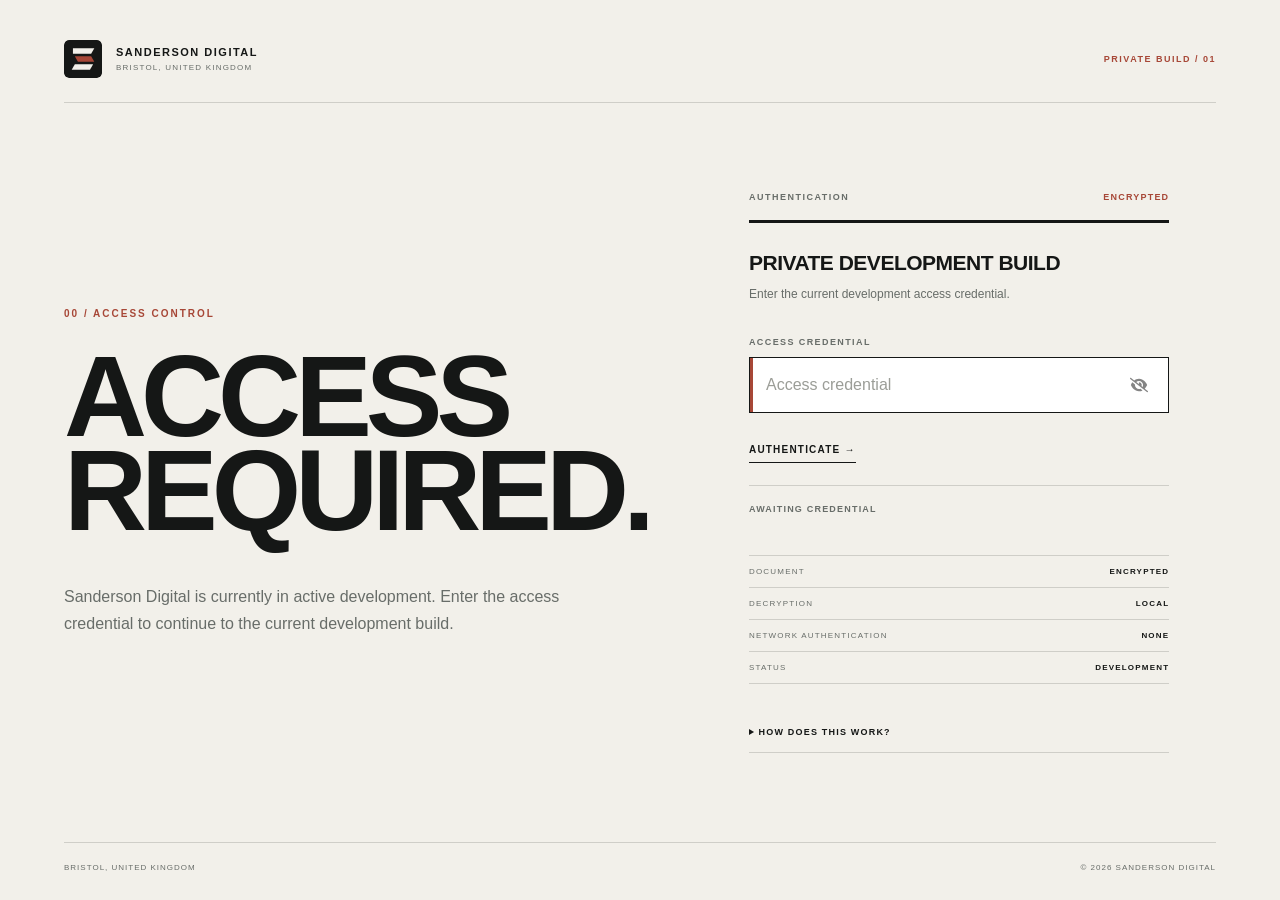
<file: index.html>
<!DOCTYPE html>

<html class="staticrypt-html" lang="en">

<head>

    <meta charset="utf-8">

    <meta
        name="viewport"
        content="width=device-width, initial-scale=1"
    >

    <title>PRIVATE DEVELOPMENT BUILD</title>

    <link
        rel="icon"
        type="image/svg+xml"
        href="./images/sanderson.svg"
    >

    <!-- Do not cache this page -->

    <meta
        http-equiv="cache-control"
        content="max-age=0"
    >

    <meta
        http-equiv="cache-control"
        content="no-cache"
    >

    <meta
        http-equiv="expires"
        content="0"
    >

    <meta
        http-equiv="expires"
        content="Tue, 01 Jan 1980 1:00:00 GMT"
    >

    <meta
        http-equiv="pragma"
        content="no-cache"
    >


    <style>

        /* Sanderson Digital encrypted development gate */


        /* Colours */

        :root {
            --background: #f2f0ea;
            --white: #ffffff;
            --black: #151716;
            --red: #a74737;
            --grey: #686d69;
            --lightGrey: #aaa9a3;
            --border: #cfcec8;
        }


        /* Base */

        * {
            box-sizing: border-box;
        }

        html,
        body {
            margin: 0;
            min-height: 100%;
        }

        .staticrypt-html {
            height: 100%;
        }

        .staticrypt-body {
            min-height: 100%;
            margin: 0;

            background: var(--background);
            color: var(--black);

            font-family: Arial, Helvetica, sans-serif;

            -webkit-font-smoothing: antialiased;
            -moz-osx-font-smoothing: grayscale;
        }

        .hidden {
            display: none !important;
        }


        /* Loading screen */

        .staticrypt-spinner-container {
            min-height: 100vh;

            display: flex;
            flex-direction: column;
            align-items: center;
            justify-content: center;

            gap: 20px;

            background: var(--background);
        }

        .staticrypt-spinner {
            width: 34px;
            height: 34px;

            border: 3px solid var(--border);
            border-top-color: var(--red);
            border-radius: 50%;

            animation: spinner-border 0.75s linear infinite;
        }

        .staticrypt-loading-label {
            color: var(--grey);

            font-size: 9px;
            font-weight: bold;
            letter-spacing: 1.5px;
        }

        @keyframes spinner-border {

            100% {
                transform: rotate(360deg);
            }

        }


        /* Main page */

        .staticrypt-content {
            min-height: 100vh;

            background: var(--background);
        }

        .accessPage {
            width: 90%;
            max-width: 1200px;
            min-height: 100vh;

            margin: auto;
            padding: 40px 0 28px;

            display: flex;
            flex-direction: column;
        }


        /* Header */

        .accessHeader {
            padding-bottom: 24px;

            display: flex;
            align-items: center;
            justify-content: space-between;

            gap: 30px;

            border-bottom: 1px solid var(--border);
        }

        .accessBrand {
            display: flex;
            align-items: center;

            gap: 14px;
        }

        .accessMark {
            width: 38px;
            height: 38px;

            display: block;

            border-radius: 5px;
        }

        .accessBrandText strong {
            display: block;

            font-size: 11px;
            letter-spacing: 1.5px;
        }

        .accessBrandText span {
            display: block;

            margin-top: 5px;

            color: var(--grey);

            font-size: 8px;
            letter-spacing: 1.2px;
        }

        .accessBuild {
            color: var(--red);

            font-size: 9px;
            font-weight: bold;
            letter-spacing: 1.5px;

            text-align: right;
        }


        /* Main layout */

        .accessMain {
            flex: 1;

            padding: 80px 0;

            display: grid;
            grid-template-columns: 1.1fr 0.9fr;

            gap: 100px;

            align-items: center;
        }


        /* Left */

        .accessReference {
            margin: 0 0 30px;

            color: var(--red);

            font-size: 10px;
            font-weight: bold;
            letter-spacing: 2px;
        }

        .accessIntro h1 {
            margin: 0;

            font-size: clamp(65px, 9vw, 115px);
            line-height: 0.82;
            letter-spacing: -6px;
        }

        .accessIntroText {
            max-width: 520px;

            margin: 45px 0 0;

            color: var(--grey);

            font-size: 16px;
            line-height: 1.7;
        }


        /* Authentication side */

        .accessControl {
            width: 100%;
            max-width: 500px;

            justify-self: end;
        }

        .accessControlHeader {
            padding: 0 0 18px;

            display: flex;
            justify-content: space-between;

            gap: 25px;

            border-bottom: 3px solid var(--black);
        }

        .accessControlHeader span {
            color: var(--grey);

            font-size: 9px;
            font-weight: bold;
            letter-spacing: 1.5px;
        }

        .accessControlHeader strong {
            color: var(--red);

            font-size: 9px;
            letter-spacing: 1.2px;
        }


        /* StatiCrypt form */

        .staticrypt-form {
            padding-top: 28px;
        }

        .staticrypt-instructions {
            margin-bottom: 32px;
        }

        .staticrypt-title {
            margin: 0;

            color: var(--black);

            font-size: 21px;
            font-weight: bold;
            letter-spacing: -0.5px;
        }

        .staticrypt-instructions p:last-child {
            margin: 10px 0 0;

            color: var(--grey);

            font-size: 12px;
            line-height: 1.6;
        }

        .accessFormLabel {
            display: block;

            margin-bottom: 10px;

            color: var(--grey);

            font-size: 9px;
            font-weight: bold;
            letter-spacing: 1.4px;
        }

        .staticrypt-password-container {
            position: relative;

            width: 100%;

            margin-bottom: 16px;

            border: 1px solid var(--border);

            background: var(--white);

            transition:
                border-color 0.15s ease,
                box-shadow 0.15s ease;
        }

        .staticrypt-password-container:focus-within {
            border-color: var(--black);

            box-shadow:
                inset 3px 0 0 var(--red);
        }

        .staticrypt-form input[type="password"],
        .staticrypt-form input[type="text"] {
            width: 100%;

            padding: 18px 52px 18px 16px;

            border: 0;
            border-radius: 0;

            outline: 0;

            background: transparent;
            color: var(--black);

            font-family: Arial, Helvetica, sans-serif;
            font-size: 16px;
        }

        .staticrypt-form input::placeholder {
            color: #9b9d97;
        }

        .staticrypt-toggle-password-visibility {
            position: absolute;
            top: 50%;
            right: 8px;

            width: 42px;
            height: 42px;

            padding: 12px;

            transform: translateY(-50%);

            cursor: pointer;

            opacity: 0.48;

            transition: opacity 0.15s ease;
        }

        .staticrypt-toggle-password-visibility:hover {
            opacity: 0.8;
        }


        /* Remember me */

        label.staticrypt-remember {
            margin: 18px 0;

            display: flex;
            align-items: center;

            gap: 10px;

            color: var(--grey);

            font-size: 11px;
        }

        .staticrypt-remember input[type="checkbox"] {
            width: 16px;
            height: 16px;

            margin: 0;

            accent-color: var(--red);
        }


        /* Submit */

        .staticrypt-form .staticrypt-decrypt-button {
            display: inline-block;

            width: auto;

            margin-top: 2px;
            padding: 13px 0 7px;

            border: 0;
            border-bottom: 1px solid var(--black);
            border-radius: 0;

            outline: 0;

            background: transparent;
            color: var(--black);

            cursor: pointer;

            font-family: Arial, Helvetica, sans-serif;
            font-size: 10px;
            font-weight: bold;
            letter-spacing: 1.2px;

            transition:
                color 0.15s ease,
                border-color 0.15s ease;
        }

        .staticrypt-form .staticrypt-decrypt-button:hover,
        .staticrypt-form .staticrypt-decrypt-button:focus {
            color: var(--red);
            border-color: var(--red);
        }

        .staticrypt-form .staticrypt-decrypt-button:disabled {
            color: var(--lightGrey);
            border-color: var(--lightGrey);

            cursor: wait;
        }


        /* Inline authentication status */

        .accessStatus {
            min-height: 34px;

            margin-top: 22px;
            padding-top: 17px;

            border-top: 1px solid var(--border);
        }

        .accessStatusMessage {
            margin: 0;

            color: var(--grey);

            font-size: 9px;
            font-weight: bold;
            line-height: 1.5;
            letter-spacing: 1.2px;
        }

        .accessStatusMessage.error {
            color: var(--red);
        }

        .accessStatusMessage.working {
            color: var(--black);
        }


        /* Technical status table */

        .accessTechnical {
            margin-top: 36px;

            border-top: 1px solid var(--border);
        }

        .accessTechnicalRow {
            padding: 11px 0;

            display: flex;
            justify-content: space-between;

            gap: 20px;

            border-bottom: 1px solid var(--border);
        }

        .accessTechnicalRow span {
            color: var(--grey);

            font-size: 8px;
            letter-spacing: 1.2px;
        }

        .accessTechnicalRow strong {
            color: var(--black);

            font-size: 8px;
            letter-spacing: 1.2px;

            text-align: right;
        }


        /* How it works */

        .accessDetails {
            margin-top: 28px;

            border-bottom: 1px solid var(--border);
        }

        .accessDetails summary {
            padding: 15px 0;

            cursor: pointer;

            color: var(--black);

            font-size: 9px;
            font-weight: bold;
            letter-spacing: 1.2px;

            list-style-position: inside;
        }

        .accessDetails summary:hover {
            color: var(--red);
        }

        .accessDetailsContent {
            max-width: 520px;

            padding: 5px 0 22px;
        }

        .accessDetailsContent p {
            margin: 0 0 14px;

            color: var(--grey);

            font-size: 12px;
            line-height: 1.65;
        }

        .accessDetailsContent p:last-child {
            margin-bottom: 0;
        }


        /* Footer */

        .accessFooter {
            padding-top: 20px;

            display: flex;
            justify-content: space-between;

            gap: 25px;

            border-top: 1px solid var(--border);

            color: var(--grey);

            font-size: 8px;
            letter-spacing: 1px;
        }


        /* Mobile */

        @media screen and (max-width: 750px) {

            .accessPage {
                width: 92%;

                padding-top: 25px;
            }

            .accessHeader {
                align-items: flex-start;
            }

            .accessBrandText span {
                display: none;
            }

            .accessBuild {
                max-width: 120px;

                line-height: 1.5;
            }

            .accessMain {
                padding: 65px 0;

                grid-template-columns: 1fr;

                gap: 65px;
            }

            .accessIntro h1 {
                font-size: 64px;
                letter-spacing: -4px;
            }

            .accessIntroText {
                margin-top: 35px;

                font-size: 15px;
            }

            .accessControl {
                max-width: none;

                justify-self: stretch;
            }

            .accessFooter {
                display: block;
            }

            .accessFooter span {
                display: block;

                margin-top: 6px;
            }

        }


        @media screen and (max-width: 400px) {

            .accessBrandText strong {
                font-size: 9px;
            }

            .accessMark {
                width: 34px;
                height: 34px;
            }

            .accessIntro h1 {
                font-size: 55px;
            }

        }

    </style>

</head>


<body class="staticrypt-body">


    <!-- Loading state -->

    <div
        id="staticrypt_loading"
        class="staticrypt-spinner-container"
    >

        <div class="staticrypt-spinner"></div>

        <span class="staticrypt-loading-label">
            READING ENCRYPTED DOCUMENT
        </span>

    </div>


    <!-- Authentication interface -->

    <div
        id="staticrypt_content"
        class="staticrypt-content hidden"
    >

        <div class="accessPage">


            <!-- Header -->

            <header class="accessHeader">

                <div class="accessBrand">

                    <img
                        src="./images/sanderson.svg"
                        alt=""
                        class="accessMark"
                    >

                    <div class="accessBrandText">

                        <strong>
                            SANDERSON DIGITAL
                        </strong>

                        <span>
                            BRISTOL, UNITED KINGDOM
                        </span>

                    </div>

                </div>


                <div class="accessBuild">
                    PRIVATE BUILD / 01
                </div>

            </header>


            <!-- Main -->

            <main class="accessMain">


                <!-- Introduction -->

                <section class="accessIntro">

                    <p class="accessReference">
                        00 / ACCESS CONTROL
                    </p>

                    <h1>
                        ACCESS<br>
                        REQUIRED.
                    </h1>

                    <p class="accessIntroText">
                        Sanderson Digital is currently in active development.
                        Enter the access credential to continue to the current
                        development build.
                    </p>

                </section>


                <!-- Authentication -->

                <section class="accessControl">

                    <div class="accessControlHeader">

                        <span>
                            AUTHENTICATION
                        </span>

                        <strong>
                            ENCRYPTED
                        </strong>

                    </div>


                    <div class="staticrypt-form">


                        <div class="staticrypt-instructions">

                            <p class="staticrypt-title">
                                PRIVATE DEVELOPMENT BUILD
                            </p>

                            <p>
                                Enter the current development access credential.
                            </p>

                        </div>


                        <form
                            id="staticrypt-form"
                            action="#"
                            method="post"
                        >

                            <label
                                for="staticrypt-password"
                                class="accessFormLabel"
                            >
                                ACCESS CREDENTIAL
                            </label>


                            <div class="staticrypt-password-container">

                                <input
                                    id="staticrypt-password"
                                    type="password"
                                    name="password"
                                    placeholder="Access credential"
                                    autocomplete="current-password"
                                    autofocus
                                >


                                <img
                                    class="staticrypt-toggle-password-visibility"
                                    alt="Show password"
                                    title="Show password"
                                    src="[data-uri]"
                                >

                            </div>


                            <label
                                id="staticrypt-remember-label"
                                class="staticrypt-remember hidden"
                            >

                                <input
                                    id="staticrypt-remember"
                                    type="checkbox"
                                    name="remember"
                                >

                                Remember me

                            </label>


                            <input
                                type="submit"
                                class="staticrypt-decrypt-button"
                                value="AUTHENTICATE →"
                            >


                            <div
                                class="accessStatus"
                                aria-live="polite"
                            >

                                <p
                                    id="access-status-message"
                                    class="accessStatusMessage"
                                >
                                    AWAITING CREDENTIAL
                                </p>

                            </div>

                        </form>


                        <!-- Technical information -->

                        <div class="accessTechnical">

                            <div class="accessTechnicalRow">

                                <span>
                                    DOCUMENT
                                </span>

                                <strong>
                                    ENCRYPTED
                                </strong>

                            </div>


                            <div class="accessTechnicalRow">

                                <span>
                                    DECRYPTION
                                </span>

                                <strong>
                                    LOCAL
                                </strong>

                            </div>


                            <div class="accessTechnicalRow">

                                <span>
                                    NETWORK AUTHENTICATION
                                </span>

                                <strong>
                                    NONE
                                </strong>

                            </div>


                            <div class="accessTechnicalRow">

                                <span>
                                    STATUS
                                </span>

                                <strong>
                                    DEVELOPMENT
                                </strong>

                            </div>

                        </div>


                        <!-- Explanation -->

                        <details class="accessDetails">

                            <summary>
                                HOW DOES THIS WORK?
                            </summary>


                            <div class="accessDetailsContent">

                                <p>
                                    Sanderson Digital is currently published as
                                    an encrypted static document. The access
                                    credential is used locally in the browser
                                    to derive the key required to decrypt the
                                    page.
                                </p>

                                <p>
                                    The credential is not sent to Sanderson
                                    Digital because there is no authentication
                                    server involved.
                                </p>

                                <p>
                                    This arrangement is being used to restrict
                                    casual access to an unfinished personal
                                    website during development. It should not
                                    be treated as a replacement for server-side
                                    authentication where genuinely sensitive
                                    information is involved.
                                </p>

                            </div>

                        </details>

                    </div>

                </section>

            </main>


            <!-- Footer -->

            <footer class="accessFooter">

                <span>
                    BRISTOL, UNITED KINGDOM
                </span>

                <span>
                    © 2026 SANDERSON DIGITAL
                </span>

            </footer>

        </div>

    </div>


    <script>

        /*
         * StatiCrypt runtime
         *
         * The injected values below are populated when the encrypted
         * document is generated.
         */

        const staticryptInitiator = ((function(){
  const exports = {};
  const cryptoEngine = ((function(){
  const exports = {};
  const { subtle } = crypto;

const IV_BITS = 16 * 8;
const HEX_BITS = 4;
const ENCRYPTION_ALGO = "AES-CBC";

/**
 * Translates between utf8 encoded hexadecimal strings
 * and Uint8Array bytes.
 */
const HexEncoder = {
    /**
     * hex string -> bytes
     * @param {string} hexString
     * @returns {Uint8Array}
     */
    parse: function (hexString) {
        if (hexString.length % 2 !== 0) throw "Invalid hexString";
        const arrayBuffer = new Uint8Array(hexString.length / 2);

        for (let i = 0; i < hexString.length; i += 2) {
            const byteValue = parseInt(hexString.substring(i, i + 2), 16);
            if (isNaN(byteValue)) {
                throw "Invalid hexString";
            }
            arrayBuffer[i / 2] = byteValue;
        }
        return arrayBuffer;
    },

    /**
     * bytes -> hex string
     * @param {Uint8Array} bytes
     * @returns {string}
     */
    stringify: function (bytes) {
        const hexBytes = [];

        for (let i = 0; i < bytes.length; ++i) {
            let byteString = bytes[i].toString(16);
            if (byteString.length < 2) {
                byteString = "0" + byteString;
            }
            hexBytes.push(byteString);
        }
        return hexBytes.join("");
    },
};

/**
 * Translates between utf8 strings and Uint8Array bytes.
 */
const UTF8Encoder = {
    parse: function (str) {
        return new TextEncoder().encode(str);
    },

    stringify: function (bytes) {
        return new TextDecoder().decode(bytes);
    },
};

/**
 * Salt and encrypt a msg with a password.
 */
async function encrypt(msg, hashedPassword) {
    // Must be 16 bytes, unpredictable, and preferably cryptographically random. However, it need not be secret.
    // https://developer.mozilla.org/en-US/docs/Web/API/SubtleCrypto/encrypt#parameters
    const iv = crypto.getRandomValues(new Uint8Array(IV_BITS / 8));

    const key = await subtle.importKey("raw", HexEncoder.parse(hashedPassword), ENCRYPTION_ALGO, false, ["encrypt"]);

    const encrypted = await subtle.encrypt(
        {
            name: ENCRYPTION_ALGO,
            iv: iv,
        },
        key,
        UTF8Encoder.parse(msg)
    );

    // iv will be 32 hex characters, we prepend it to the ciphertext for use in decryption
    return HexEncoder.stringify(iv) + HexEncoder.stringify(new Uint8Array(encrypted));
}
exports.encrypt = encrypt;

/**
 * Decrypt a salted msg using a password.
 *
 * @param {string} encryptedMsg
 * @param {string} hashedPassword
 * @returns {Promise<string>}
 */
async function decrypt(encryptedMsg, hashedPassword) {
    const ivLength = IV_BITS / HEX_BITS;
    const iv = HexEncoder.parse(encryptedMsg.substring(0, ivLength));
    const encrypted = encryptedMsg.substring(ivLength);

    const key = await subtle.importKey("raw", HexEncoder.parse(hashedPassword), ENCRYPTION_ALGO, false, ["decrypt"]);

    const outBuffer = await subtle.decrypt(
        {
            name: ENCRYPTION_ALGO,
            iv: iv,
        },
        key,
        HexEncoder.parse(encrypted)
    );

    return UTF8Encoder.stringify(new Uint8Array(outBuffer));
}
exports.decrypt = decrypt;

/**
 * Salt and hash the password so it can be stored in localStorage without opening a password reuse vulnerability.
 *
 * @param {string} password
 * @param {string} salt
 * @returns {Promise<string>}
 */
async function hashPassword(password, salt) {
    // we hash the password in multiple steps, each adding more iterations. This is because we used to allow less
    // iterations, so for backward compatibility reasons, we need to support going from that to more iterations.
    let hashedPassword = await hashLegacyRound(password, salt);

    hashedPassword = await hashSecondRound(hashedPassword, salt);

    return hashThirdRound(hashedPassword, salt);
}
exports.hashPassword = hashPassword;

/**
 * This hashes the password with 1k iterations. This is a low number, we need this function to support backwards
 * compatibility.
 *
 * @param {string} password
 * @param {string} salt
 * @returns {Promise<string>}
 */
function hashLegacyRound(password, salt) {
    return pbkdf2(password, salt, 1000, "SHA-1");
}
exports.hashLegacyRound = hashLegacyRound;

/**
 * Add a second round of iterations. This is because we used to use 1k, so for backwards compatibility with
 * remember-me/autodecrypt links, we need to support going from that to more iterations.
 *
 * @param hashedPassword
 * @param salt
 * @returns {Promise<string>}
 */
function hashSecondRound(hashedPassword, salt) {
    return pbkdf2(hashedPassword, salt, 14000, "SHA-256");
}
exports.hashSecondRound = hashSecondRound;

/**
 * Add a third round of iterations to bring total number to 600k. This is because we used to use 1k, then 15k, so for
 * backwards compatibility with remember-me/autodecrypt links, we need to support going from that to more iterations.
 *
 * @param hashedPassword
 * @param salt
 * @returns {Promise<string>}
 */
function hashThirdRound(hashedPassword, salt) {
    return pbkdf2(hashedPassword, salt, 585000, "SHA-256");
}
exports.hashThirdRound = hashThirdRound;

/**
 * Salt and hash the password so it can be stored in localStorage without opening a password reuse vulnerability.
 *
 * @param {string} password
 * @param {string} salt
 * @param {int} iterations
 * @param {string} hashAlgorithm
 * @returns {Promise<string>}
 */
async function pbkdf2(password, salt, iterations, hashAlgorithm) {
    const key = await subtle.importKey("raw", UTF8Encoder.parse(password), "PBKDF2", false, ["deriveBits"]);

    const keyBytes = await subtle.deriveBits(
        {
            name: "PBKDF2",
            hash: hashAlgorithm,
            iterations,
            salt: UTF8Encoder.parse(salt),
        },
        key,
        256
    );

    return HexEncoder.stringify(new Uint8Array(keyBytes));
}

function generateRandomSalt() {
    const bytes = crypto.getRandomValues(new Uint8Array(128 / 8));

    return HexEncoder.stringify(new Uint8Array(bytes));
}
exports.generateRandomSalt = generateRandomSalt;

async function signMessage(hashedPassword, message) {
    const key = await subtle.importKey(
        "raw",
        HexEncoder.parse(hashedPassword),
        {
            name: "HMAC",
            hash: "SHA-256",
        },
        false,
        ["sign"]
    );
    const signature = await subtle.sign("HMAC", key, UTF8Encoder.parse(message));

    return HexEncoder.stringify(new Uint8Array(signature));
}
exports.signMessage = signMessage;

function getRandomAlphanum() {
    const possibleCharacters = "abcdefghijklmnopqrstuvwxyzABCDEFGHIJKLMNOPQRSTUVWXYZ0123456789";

    let byteArray;
    let parsedInt;

    // Keep generating new random bytes until we get a value that falls
    // within a range that can be evenly divided by possibleCharacters.length
    do {
        byteArray = crypto.getRandomValues(new Uint8Array(1));
        // extract the lowest byte to get an int from 0 to 255 (probably unnecessary, since we're only generating 1 byte)
        parsedInt = byteArray[0] & 0xff;
    } while (parsedInt >= 256 - (256 % possibleCharacters.length));

    // Take the modulo of the parsed integer to get a random number between 0 and totalLength - 1
    const randomIndex = parsedInt % possibleCharacters.length;

    return possibleCharacters[randomIndex];
}

/**
 * Generate a random string of a given length.
 *
 * @param {int} length
 * @returns {string}
 */
function generateRandomString(length) {
    let randomString = "";

    for (let i = 0; i < length; i++) {
        randomString += getRandomAlphanum();
    }

    return randomString;
}
exports.generateRandomString = generateRandomString;

  return exports;
})());
const codec = ((function(){
  const exports = {};
  /**
 * Initialize the codec with the provided cryptoEngine - this return functions to encode and decode messages.
 *
 * @param cryptoEngine - the engine to use for encryption / decryption
 */
function init(cryptoEngine) {
    const exports = {};

    /**
     * Top-level function for encoding a message.
     * Includes password hashing, encryption, and signing.
     *
     * @param {string} msg
     * @param {string} password
     * @param {string} salt
     *
     * @returns {string} The encoded text
     */
    async function encode(msg, password, salt) {
        const hashedPassword = await cryptoEngine.hashPassword(password, salt);

        const encrypted = await cryptoEngine.encrypt(msg, hashedPassword);

        // we use the hashed password in the HMAC because this is effectively what will be used a password (so we can store
        // it in localStorage safely, we don't use the clear text password)
        const hmac = await cryptoEngine.signMessage(hashedPassword, encrypted);

        return hmac + encrypted;
    }
    exports.encode = encode;

    /**
     * Encode using a password that has already been hashed. This is useful to encode multiple messages in a row, that way
     * we don't need to hash the password multiple times.
     *
     * @param {string} msg
     * @param {string} hashedPassword
     *
     * @returns {string} The encoded text
     */
    async function encodeWithHashedPassword(msg, hashedPassword) {
        const encrypted = await cryptoEngine.encrypt(msg, hashedPassword);

        // we use the hashed password in the HMAC because this is effectively what will be used a password (so we can store
        // it in localStorage safely, we don't use the clear text password)
        const hmac = await cryptoEngine.signMessage(hashedPassword, encrypted);

        return hmac + encrypted;
    }
    exports.encodeWithHashedPassword = encodeWithHashedPassword;

    /**
     * Top-level function for decoding a message.
     * Includes signature check and decryption.
     *
     * @param {string} signedMsg
     * @param {string} hashedPassword
     * @param {string} salt
     * @param {int} backwardCompatibleAttempt
     * @param {string} originalPassword
     *
     * @returns {Object} {success: true, decoded: string} | {success: false, message: string}
     */
    async function decode(signedMsg, hashedPassword, salt, backwardCompatibleAttempt = 0, originalPassword = "") {
        const encryptedHMAC = signedMsg.substring(0, 64);
        const encryptedMsg = signedMsg.substring(64);
        const decryptedHMAC = await cryptoEngine.signMessage(hashedPassword, encryptedMsg);

        if (decryptedHMAC !== encryptedHMAC) {
            // we have been raising the number of iterations in the hashing algorithm multiple times, so to support the old
            // remember-me/autodecrypt links we need to try bringing the old hashes up to speed.
            originalPassword = originalPassword || hashedPassword;
            if (backwardCompatibleAttempt === 0) {
                const updatedHashedPassword = await cryptoEngine.hashThirdRound(originalPassword, salt);

                return decode(signedMsg, updatedHashedPassword, salt, backwardCompatibleAttempt + 1, originalPassword);
            }
            if (backwardCompatibleAttempt === 1) {
                let updatedHashedPassword = await cryptoEngine.hashSecondRound(originalPassword, salt);
                updatedHashedPassword = await cryptoEngine.hashThirdRound(updatedHashedPassword, salt);

                return decode(signedMsg, updatedHashedPassword, salt, backwardCompatibleAttempt + 1, originalPassword);
            }

            return { success: false, message: "Signature mismatch" };
        }

        return {
            success: true,
            decoded: await cryptoEngine.decrypt(encryptedMsg, hashedPassword),
        };
    }
    exports.decode = decode;

    return exports;
}
exports.init = init;

  return exports;
})());
const decode = codec.init(cryptoEngine).decode;

/**
 * Initialize the staticrypt module, that exposes functions callbable by the password_template.
 *
 * @param {{
 *  staticryptEncryptedMsgUniqueVariableName: string,
 *  isRememberEnabled: boolean,
 *  rememberDurationInDays: number,
 *  staticryptSaltUniqueVariableName: string,
 * }} staticryptConfig - object of data that is stored on the password_template at encryption time.
 *
 * @param {{
 *  rememberExpirationKey: string,
 *  rememberPassphraseKey: string,
 *  replaceHtmlCallback: function,
 *  clearLocalStorageCallback: function,
 * }} templateConfig - object of data that can be configured by a custom password_template.
 */
function init(staticryptConfig, templateConfig) {
    const exports = {};

    /**
     * Decrypt our encrypted page, replace the whole HTML.
     *
     * @param {string} hashedPassword
     * @returns {Promise<boolean>}
     */
    async function decryptAndReplaceHtml(hashedPassword) {
        const { staticryptEncryptedMsgUniqueVariableName, staticryptSaltUniqueVariableName } = staticryptConfig;
        const { replaceHtmlCallback } = templateConfig;

        const result = await decode(
            staticryptEncryptedMsgUniqueVariableName,
            hashedPassword,
            staticryptSaltUniqueVariableName
        );
        if (!result.success) {
            return false;
        }
        const plainHTML = result.decoded;

        // if the user configured a callback call it, otherwise just replace the whole HTML
        if (typeof replaceHtmlCallback === "function") {
            replaceHtmlCallback(plainHTML);
        } else {
            document.write(plainHTML);
            document.close();
        }

        return true;
    }

    /**
     * Attempt to decrypt the page and replace the whole HTML.
     *
     * @param {string} password
     * @param {boolean} isRememberChecked
     *
     * @returns {Promise<{isSuccessful: boolean, hashedPassword?: string}>} - we return an object, so that if we want to
     *   expose more information in the future we can do it without breaking the password_template
     */
    async function handleDecryptionOfPage(password, isRememberChecked) {
        const { staticryptSaltUniqueVariableName } = staticryptConfig;

        // decrypt and replace the whole page
        const hashedPassword = await cryptoEngine.hashPassword(password, staticryptSaltUniqueVariableName);
        return handleDecryptionOfPageFromHash(hashedPassword, isRememberChecked);
    }
    exports.handleDecryptionOfPage = handleDecryptionOfPage;

    async function handleDecryptionOfPageFromHash(hashedPassword, isRememberChecked) {
        const { isRememberEnabled, rememberDurationInDays } = staticryptConfig;
        const { rememberExpirationKey, rememberPassphraseKey } = templateConfig;

        const isDecryptionSuccessful = await decryptAndReplaceHtml(hashedPassword);

        if (!isDecryptionSuccessful) {
            return {
                isSuccessful: false,
                hashedPassword,
            };
        }

        // remember the hashedPassword and set its expiration if necessary
        if (isRememberEnabled && isRememberChecked) {
            window.localStorage.setItem(rememberPassphraseKey, hashedPassword);

            // set the expiration if the duration isn't 0 (meaning no expiration)
            if (rememberDurationInDays > 0) {
                window.localStorage.setItem(
                    rememberExpirationKey,
                    (new Date().getTime() + rememberDurationInDays * 24 * 60 * 60 * 1000).toString()
                );
            }
        }

        return {
            isSuccessful: true,
            hashedPassword,
        };
    }
    exports.handleDecryptionOfPageFromHash = handleDecryptionOfPageFromHash;

    /**
     * Clear localstorage from staticrypt related values
     */
    function clearLocalStorage() {
        const { clearLocalStorageCallback, rememberExpirationKey, rememberPassphraseKey } = templateConfig;

        if (typeof clearLocalStorageCallback === "function") {
            clearLocalStorageCallback();
        } else {
            localStorage.removeItem(rememberPassphraseKey);
            localStorage.removeItem(rememberExpirationKey);
        }
    }

    async function handleDecryptOnLoad() {
        let isSuccessful = await decryptOnLoadFromUrl();

        if (!isSuccessful) {
            isSuccessful = await decryptOnLoadFromRememberMe();
        }

        return { isSuccessful };
    }
    exports.handleDecryptOnLoad = handleDecryptOnLoad;

    /**
     * Clear storage if we are logging out
     *
     * @returns {boolean} - whether we logged out
     */
    function logoutIfNeeded() {
        const logoutKey = "staticrypt_logout";

        // handle logout through query param
        const queryParams = new URLSearchParams(window.location.search);
        if (queryParams.has(logoutKey)) {
            clearLocalStorage();
            return true;
        }

        // handle logout through URL fragment
        const hash = window.location.hash.substring(1);
        if (hash.includes(logoutKey)) {
            clearLocalStorage();
            return true;
        }

        return false;
    }

    /**
     * To be called on load: check if we want to try to decrypt and replace the HTML with the decrypted content, and
     * try to do it if needed.
     *
     * @returns {Promise<boolean>} true if we derypted and replaced the whole page, false otherwise
     */
    async function decryptOnLoadFromRememberMe() {
        const { rememberDurationInDays } = staticryptConfig;
        const { rememberExpirationKey, rememberPassphraseKey } = templateConfig;

        // if we are login out, terminate
        if (logoutIfNeeded()) {
            return false;
        }

        // if there is expiration configured, check if we're not beyond the expiration
        if (rememberDurationInDays && rememberDurationInDays > 0) {
            const expiration = localStorage.getItem(rememberExpirationKey),
                isExpired = expiration && new Date().getTime() > parseInt(expiration);

            if (isExpired) {
                clearLocalStorage();
                return false;
            }
        }

        const hashedPassword = localStorage.getItem(rememberPassphraseKey);

        if (hashedPassword) {
            // try to decrypt
            const isDecryptionSuccessful = await decryptAndReplaceHtml(hashedPassword);

            // if the decryption is unsuccessful the password might be wrong - silently clear the saved data and let
            // the user fill the password form again
            if (!isDecryptionSuccessful) {
                clearLocalStorage();
                return false;
            }

            return true;
        }

        return false;
    }

    async function decryptOnLoadFromUrl() {
        const passwordKey = "staticrypt_pwd";
        const rememberMeKey = "remember_me";

        // try to get the password from the query param (for backward compatibility - we now want to avoid this method,
        // since it sends the hashed password to the server which isn't needed)
        const queryParams = new URLSearchParams(window.location.search);
        const hashedPasswordQuery = queryParams.get(passwordKey);
        const rememberMeQuery = queryParams.get(rememberMeKey);

        const urlFragment = window.location.hash.substring(1);
        // get the password from the url fragment
        const hashedPasswordRegexMatch = urlFragment.match(new RegExp(passwordKey + "=([^&]*)"));
        const hashedPasswordFragment = hashedPasswordRegexMatch ? hashedPasswordRegexMatch[1] : null;
        const rememberMeFragment = urlFragment.includes(rememberMeKey);

        const hashedPassword = hashedPasswordFragment || hashedPasswordQuery;
        const rememberMe = rememberMeFragment || rememberMeQuery;

        if (hashedPassword) {
            return handleDecryptionOfPageFromHash(hashedPassword, rememberMe);
        }

        return false;
    }

    return exports;
}
exports.init = init;

  return exports;
})());

        const templateError = "DECRYPTION FAILED - CREDENTIAL NOT RECOGNISED",
            templateToggleAltShow = "Show password",
            templateToggleAltHide = "Hide password",
            isRememberEnabled = false,
            staticryptConfig = {"staticryptEncryptedMsgUniqueVariableName":"[base64]","isRememberEnabled":false,"rememberDurationInDays":0,"staticryptSaltUniqueVariableName":"bed7c1b9fa30bab3bda18cf41b8d4d34"};


        /*
         * StatiCrypt behaviour configuration
         */

        const templateConfig = {
            rememberExpirationKey: "staticrypt_expiration",
            rememberPassphraseKey: "staticrypt_passphrase",
            replaceHtmlCallback: null,
            clearLocalStorageCallback: null,
        };


        /*
         * Initialise encryption engine
         */

        const staticrypt = staticryptInitiator.init(
            staticryptConfig,
            templateConfig
        );


        /*
         * Attempt automatic decryption if a remembered
         * credential exists.
         */

        window.onload = async function () {

            const { isSuccessful } =
                await staticrypt.handleDecryptOnLoad();


            if (!isSuccessful) {

                document
                    .getElementById("staticrypt_loading")
                    .classList
                    .add("hidden");


                document
                    .getElementById("staticrypt_content")
                    .classList
                    .remove("hidden");


                document
                    .getElementById("staticrypt-password")
                    .focus();


                if (isRememberEnabled) {

                    document
                        .getElementById("staticrypt-remember-label")
                        .classList
                        .remove("hidden");

                }

            }

        };


        /*
         * Password visibility
         */

        const toggleIcon =
            document.querySelector(
                ".staticrypt-toggle-password-visibility"
            );


        const imgSrcEyeClosed =
            "[data-uri]";


        const imgSrcEyeOpened =
            "[data-uri]";


        toggleIcon.addEventListener(
            "click",
            function () {

                const passwordInput =
                    document.getElementById(
                        "staticrypt-password"
                    );


                if (passwordInput.type === "password") {

                    passwordInput.type = "text";

                    toggleIcon.src =
                        imgSrcEyeOpened;

                    toggleIcon.alt =
                        templateToggleAltHide;

                    toggleIcon.title =
                        templateToggleAltHide;

                } else {

                    passwordInput.type =
                        "password";

                    toggleIcon.src =
                        imgSrcEyeClosed;

                    toggleIcon.alt =
                        templateToggleAltShow;

                    toggleIcon.title =
                        templateToggleAltShow;

                }

            }
        );


        /*
         * Authentication form
         */

        const authenticationForm =
            document.getElementById("staticrypt-form");

        const statusMessage =
            document.getElementById(
                "access-status-message"
            );

        const submitButton =
            document.querySelector(
                ".staticrypt-decrypt-button"
            );


        authenticationForm.addEventListener(
            "submit",
            async function (event) {

                event.preventDefault();


                const password =
                    document.getElementById(
                        "staticrypt-password"
                    ).value;


                const isRememberChecked =
                    document.getElementById(
                        "staticrypt-remember"
                    ).checked;


                /*
                 * Empty field
                 */

                if (!password) {

                    statusMessage.textContent =
                        "CREDENTIAL REQUIRED";

                    statusMessage.className =
                        "accessStatusMessage error";

                    document
                        .getElementById("staticrypt-password")
                        .focus();

                    return;

                }


                /*
                 * Working state
                 */

                statusMessage.textContent =
                    "AUTHENTICATING / ATTEMPTING DECRYPTION";

                statusMessage.className =
                    "accessStatusMessage working";

                submitButton.disabled = true;


                /*
                 * StatiCrypt performs the actual
                 * client-side decryption.
                 */

                const { isSuccessful } =
                    await staticrypt.handleDecryptionOfPage(
                        password,
                        isRememberChecked
                    );


                /*
                 * If successful, StatiCrypt replaces
                 * this document with the decrypted one.
                 *
                 * If execution reaches this point and
                 * decryption failed, restore the form.
                 */

                if (!isSuccessful) {

                    statusMessage.textContent =
                        templateError;

                    statusMessage.className =
                        "accessStatusMessage error";

                    submitButton.disabled = false;


                    const passwordInput =
                        document.getElementById(
                            "staticrypt-password"
                        );

                    passwordInput.select();
                    passwordInput.focus();

                }

            }
        );

    </script>

</body>

</html>
</file>
